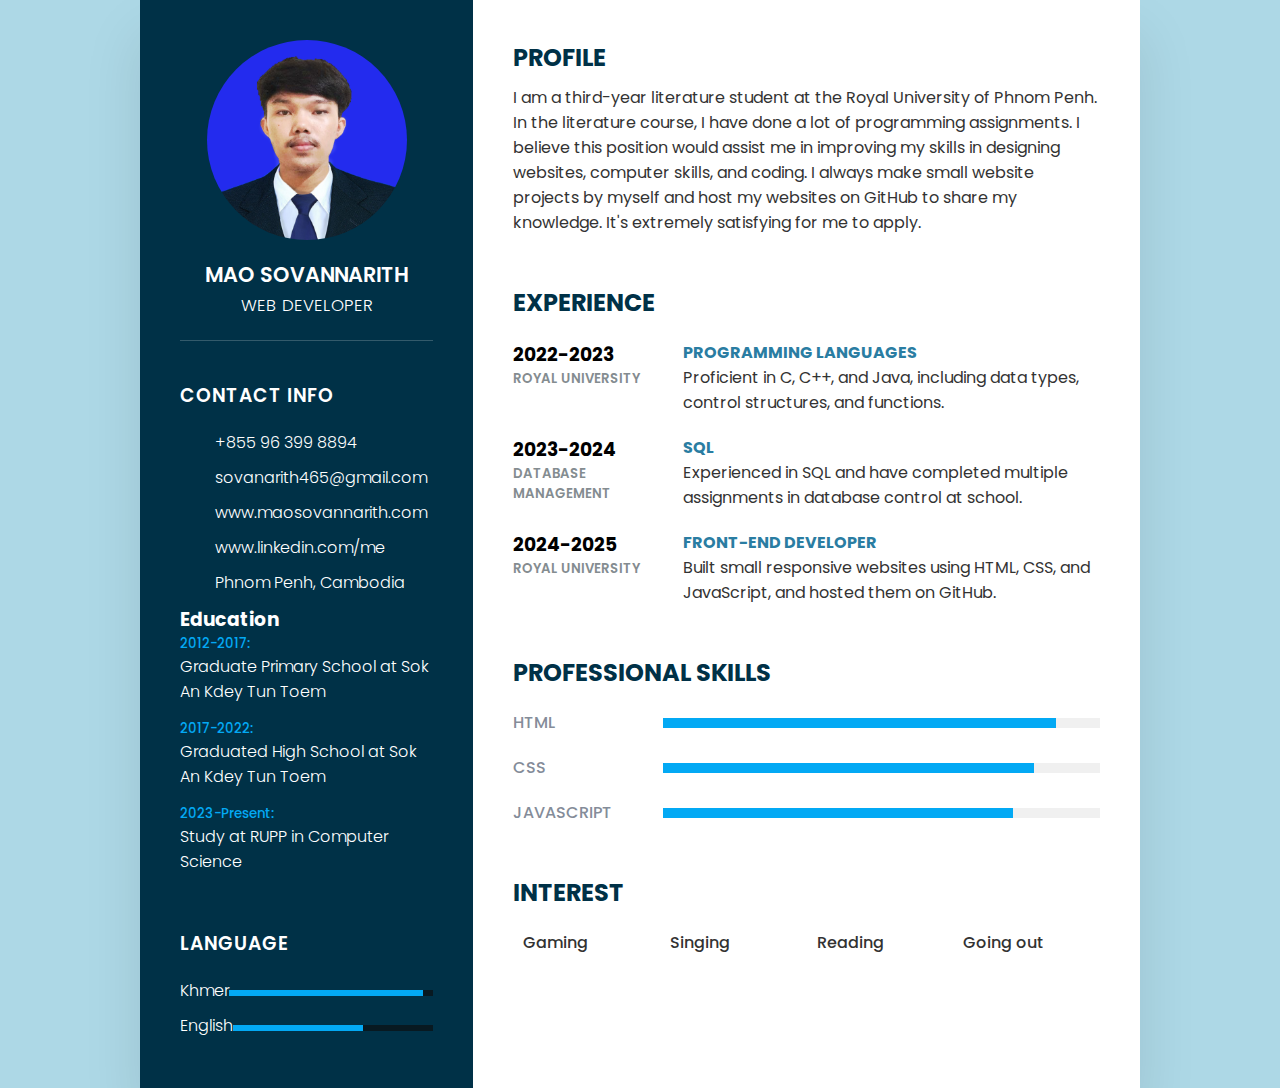
<file: index.html>
<!DOCTYPE html>
<html lang="en">
<head>
    <meta charset="UTF-8">
    <meta name="viewport" content="width=device-width, initial-scale=1.0">
    <title>Mao Sovannarith</title>
    <link rel="stylesheet" 
          href="https://cdnjs.cloudflare.com/ajax/libs/font-awesome/4.7.0/css/font-awesome.css" 
          integrity="sha512-Sf3Ck8J2J+eB4YW/vXvoMEZLJ7ZlpjRph7bT3xxf8aEGcZCqWW/sYZnmP3sI2aeVEvWyG/dD3N9x3ThtUP8xxQ==" 
          crossorigin="anonymous" 
          referrerpolicy="no-referrer" />
    <link rel="stylesheet" href="style.css">
</head>
<body>
    <div class="container">
        <div class="left-side">
            <div class="profileText">
                <div class="imgBX">
                    <img src="/img/img.jpg" alt="Profile Picture"/>
                </div>
                <h2>Mao Sovannarith <br /><span>Web Developer</span></h2>
            </div>

            <div class="contactInfo">
                <h3 class="title">Contact Info</h3>
                <ul>
                    <li>
                        <span class="icon"><i class="fa fa-phone" aria-hidden="true"></i></span>
                        <span class="text">+855 96 399 8894</span>
                    </li>
                    <li>
                        <span class="icon"><i class="fa fa-envelope" aria-hidden="true"></i></span>
                        <span class="text">sovanarith465@gmail.com</span>
                    </li>
                    <li>
                        <span class="icon"><i class="fa fa-globe" aria-hidden="true"></i></span>
                        <span class="text">www.maosovannarith.com</span>
                    </li>
                    <li>
                        <span class="icon"><i class="fa fa-linkedin" aria-hidden="true"></i></span>
                        <span class="text">www.linkedin.com/me</span>
                    </li>
                    <li>
                        <span class="icon"><i class="fa fa-map-marker" aria-hidden="true"></i></span>
                        <span class="text">Phnom Penh, Cambodia</span>
                    </li>
                </ul>
            </div>

            <div class="education">
                <h3 class="title">Education</h3>
                <ul>
                    <li>
                        <h5>2012-2017:</h5>
                        <h4>Graduate Primary School at Sok An Kdey Tun Toem</h4>
                    </li>
                    <li>
                        <h5>2017-2022:</h5>
                        <h4>Graduated High School at Sok An Kdey Tun Toem</h4>
                    </li>
                    <li>
                        <h5>2023-Present:</h5>
                        <h4>Study at RUPP in Computer Science</h4>
                    </li>
                </ul>
            </div>

            <div class="contactInfo language">
                <h3 class="title">Language</h3>
                <ul>
                    <li>
                        <span class="text">Khmer</span>
                        <span class="percent"><div style="width: 95%;"></div></span>
                    </li>
                    <li>
                        <span class="text">English</span>
                        <span class="percent"><div style="width: 65%;"></div></span>
                    </li>
                </ul>
            </div>
        </div>

        <div class="right-side">
            <div class="about">
                <h2 class="title2">Profile</h2>
                <p>
                    I am a third-year literature student at the Royal University of Phnom Penh.
                    In the literature course, I have done a lot of programming assignments.
                    I believe this position would assist me in improving my skills in designing
                    websites, computer skills, and coding. I always make small website projects
                    by myself and host my websites on GitHub to share my knowledge. It's extremely 
                    satisfying for me to apply.
                </p>
            </div>

            <div class="about">
                <h2 class="title2">Experience</h2>
                <div class="box">
                    <div class="year_company">
                        <h3>2022-2023</h3>
                        <h5>Royal University</h5>
                    </div>
                    <div class="text">
                        <h4>Programming Languages</h4>
                        <p>
                            Proficient in C, C++, and Java, including data types,
                            control structures, and functions.
                        </p>
                    </div>
                </div>
                <div class="box">
                    <div class="year_company">
                        <h3>2023-2024</h3>
                        <h5>Database Management</h5>
                    </div>
                    <div class="text">
                        <h4>SQL</h4>
                        <p>
                            Experienced in SQL and have completed multiple assignments
                            in database control at school.
                        </p>
                    </div>
                </div>
                <div class="box">
                    <div class="year_company">
                        <h3>2024-2025</h3>
                        <h5>Royal University</h5>
                    </div>
                    <div class="text">
                        <h4>Front-end Developer</h4>
                        <p>
                            Built small responsive websites using HTML, CSS, and JavaScript,
                            and hosted them on GitHub.
                        </p>
                    </div>
                </div>
            </div>

            <div class="about skills">
                <h2 class="title2">Professional Skills</h2>
                <div class="box">
                    <h4>HTML</h4>
                    <div class="percent">
                        <div style="width: 90%;"></div>
                    </div>
                </div>
                <div class="box">
                    <h4>CSS</h4>
                    <div class="percent">
                        <div style="width: 85%;"></div>
                    </div>
                </div>
                <div class="box">
                    <h4>JavaScript</h4>
                    <div class="percent">
                        <div style="width: 80%;"></div>
                    </div>
                </div>
            </div>

            <div class="about interest">
                <h2 class="title2">Interest</h2>
                <ul>
                    <li><i class="fa fa-gamepad" aria-hidden="true"></i> Gaming</li>
                    <li><i class="fa fa-microphone" aria-hidden="true"></i> Singing</li>
                    <li><i class="fa fa-book" aria-hidden="true"></i> Reading</li>
                    <li><i class="fa fa-cutlery" aria-hidden="true"></i>Going out</li>
                </ul>
            </div>
        </div>
    </div>
</body>
</html>
</file>
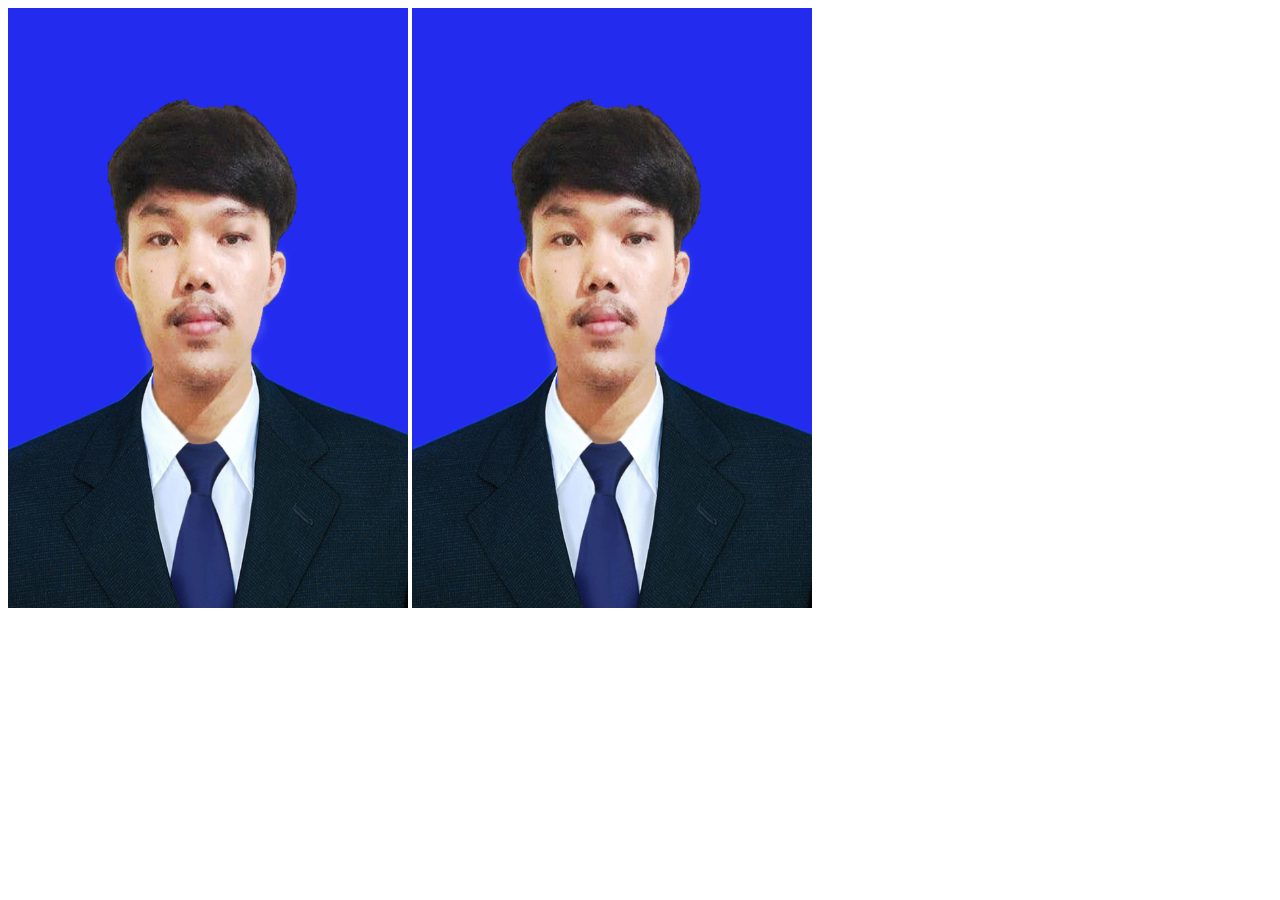
<file: img/file.html>
<!DOCTYPE html>
<html lang="en">
<head>
    <meta charset="UTF-8">
    <meta name="viewport" content="width=device-width, initial-scale=1.0">
    <title>HTML File Location</title>
</head>
<body>
    <img src="img.jpg"width="400px"height="600px"/>
    <!-- <img src="image/1.jpg"width="400px"height="200px"/> -->
    <!-- <img src="../1.jpg"width="400px"height="200px"/> -->
    <img src="img.jpg"width="400px"height="600px"/>
</body>
</html>
</file>
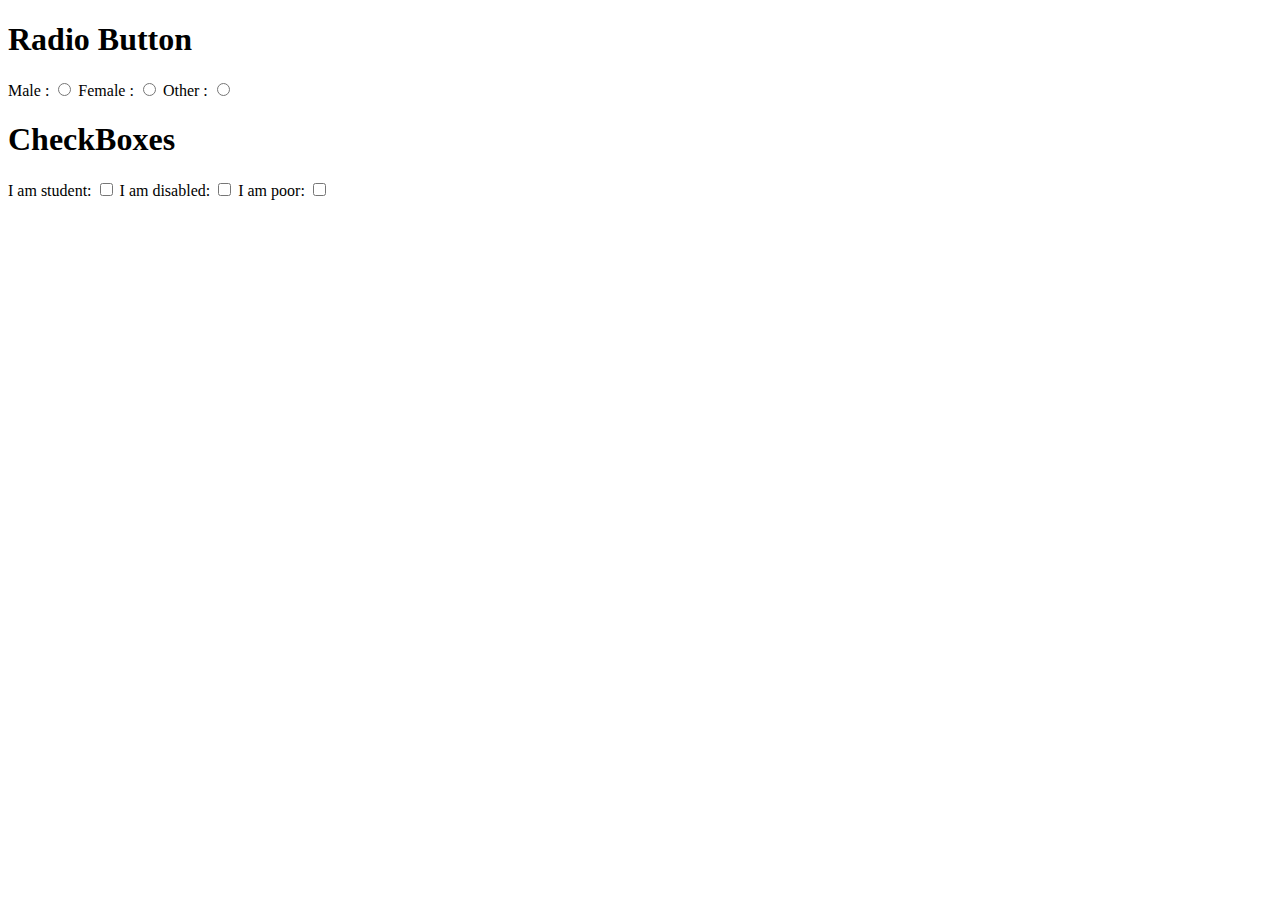
<file: img/Radio.html>
<!DOCTYPE html>
<html lang="en">
<head>
    <meta charset="UTF-8">
    <meta name="viewport" content="width=device-width, initial-scale=1.0">
    <title>Radio and Checkbox</title>
</head>
<body>
    <form>
        <h1>Radio Button</h1>
        Male : <input type="radio" name="gender" value="male"/>
        Female : <input type="radio" name="gender" value="female"/>
        Other : <input type="radio" name="gender" value="other"/>
        <h1>CheckBoxes</h1>
        I am student:
        <input type="checkbox" name="std_info" value="I am student"/>
        I am disabled:
        <input type="checkbox" name="std_info" value="i am disabled"/>
        I am poor:
        <input type="checkbox" name="std_info" value="i am poor"/>
    </form>
</body>
</html>
</file>
<file: style.css>
@import url('https://fonts.googleapis.com/css?family=Poppins:200,300,400,500,600,700,800,900&display=swap');

* {
    margin: 0;
    padding: 0;
    box-sizing: border-box;
    font-family: 'Poppins', sans-serif;
}

body {
    background-color: lightblue;
    display: flex;
    align-items: center;
    justify-content: center;
    min-height: 100vh;
}

.container {
    position: relative;
    width: 100%;
    max-width: 1000px;
    min-height: 1000px;
    background: #fff;
    display: grid;
    grid-template-columns: 1fr 2fr;
    box-shadow: 0 35px 55px rgba(0, 0, 0, 0.1);
    overflow: hidden;
}

.container .left-side {
    position: relative;
    background: #003147;
    padding: 40px;
    color: white;
}

.profileText {
    position: relative;
    display: flex;
    flex-direction: column;
    align-items: center;
    padding-bottom: 20px;
    border-bottom: 1px solid rgba(255, 255, 255, 0.2);
}

.profileText .imgBX {
    position: relative;
    width: 200px;
    height: 200px;
    border-radius: 50%;
    overflow: hidden;
}

.profileText .imgBX img {
    width: 100%;
    height: 100%;
    object-fit: cover;
}

.profileText h2 {
    font-size: 1.3em;
    margin-top: 20px;
    text-transform: uppercase;
    text-align: center;
    font-weight: 600;
    line-height: 1.4em;
}

.profileText h2 span {
    font-size: 0.8em;
    font-weight: 300;
}

.contactInfo {
    padding-top: 40px;
}

.contactInfo .title {
    text-transform: uppercase;
    font-weight: 600;
    letter-spacing: 1px;
    margin-bottom: 20px;
}

.contactInfo ul {
    position: relative;
}

.contactInfo ul li {
    list-style: none;
    margin: 10px 0;
    cursor: pointer;
    display: flex;
    align-items: center;
}

.contactInfo ul li .icon {
    width: 25px;
    font-size: 18px;
    color: #03a9f4;
    margin-right: 10px;
}

.contactInfo ul li .text {
    font-weight: 300;
}

.education ul {
    list-style: none;
    padding-left: 0;
}

.education li {
    margin-bottom: 15px;
}

.education h5 {
    color: #03a9f4;
    font-weight: 500;
}

.education h4 {
    color: #fff;
    font-weight: 300;
}

.contactInfo.language .percent {
    position: relative;
    width: 100%;
    height: 6px;
    background: #081921;
    margin-top: 5px;
}

.contactInfo.language .percent div {
    height: 100%;
    background: #03a9f4;
}

.container .right-side {
    position: relative;
    background: #fff;
    padding: 40px;
}

.about {
    margin-bottom: 50px;
}

.about:last-child {
    margin-bottom: 0;
}

.title2 {
    color: #003147;
    text-transform: uppercase;
    font-weight: bold;
    margin-bottom: 10px;
}

p {
    color: #333;
}

.about .box {
    display: flex;
    flex-direction: row;
    margin: 20px 0;
}

.about .box .year_company {
    min-width: 150px;
    margin-right: 20px;
}

.about .box .year_company h5 {
    text-transform: uppercase;
    color: #848c90;
    font-weight: 600;
}

.about .box .text h4 {
    text-transform: uppercase;
    color: #2a7da2;
    font-size: 16px;
    font-weight: bold;
}

.skills .box {
    display: grid;
    grid-template-columns: 150px 1fr;
    align-items: center;
    margin-bottom: 15px;
}

.skills .box h4 {
    text-transform: uppercase;
    color: #848c99;
    font-weight: 500;
}

.skills .box .percent {
    height: 10px;
    background: #f0f0f0;
    position: relative;
}

.skills .box .percent div {
    height: 100%;
    background: #03a9f4;
}

.interest ul {
    display: grid;
    grid-template-columns: repeat(4, 1fr);
}

.interest ul li {
    list-style: none;
    color: #333;
    font-weight: 500;
    margin: 10px 0;
    display: flex;
    align-items: center;
}

.interest ul li .fa {
    color: #03a9f4;
    font-size: 18px;
    margin-right: 10px;
}

@media (max-width: 1000px) {
    .container {
        grid-template-columns: 1fr;
        margin: 10px;
    }

    .interest ul {
        grid-template-columns: repeat(2, 1fr);
    }
}

@media (max-width: 600px) {
    .about .box {
        flex-direction: column;
    }

    .about .box .year_company {
        margin-bottom: 5px;
    }

    .interest ul {
        grid-template-columns: 1fr;
    }

    .skills .box {
        grid-template-columns: 1fr;
    }
}
</file>
